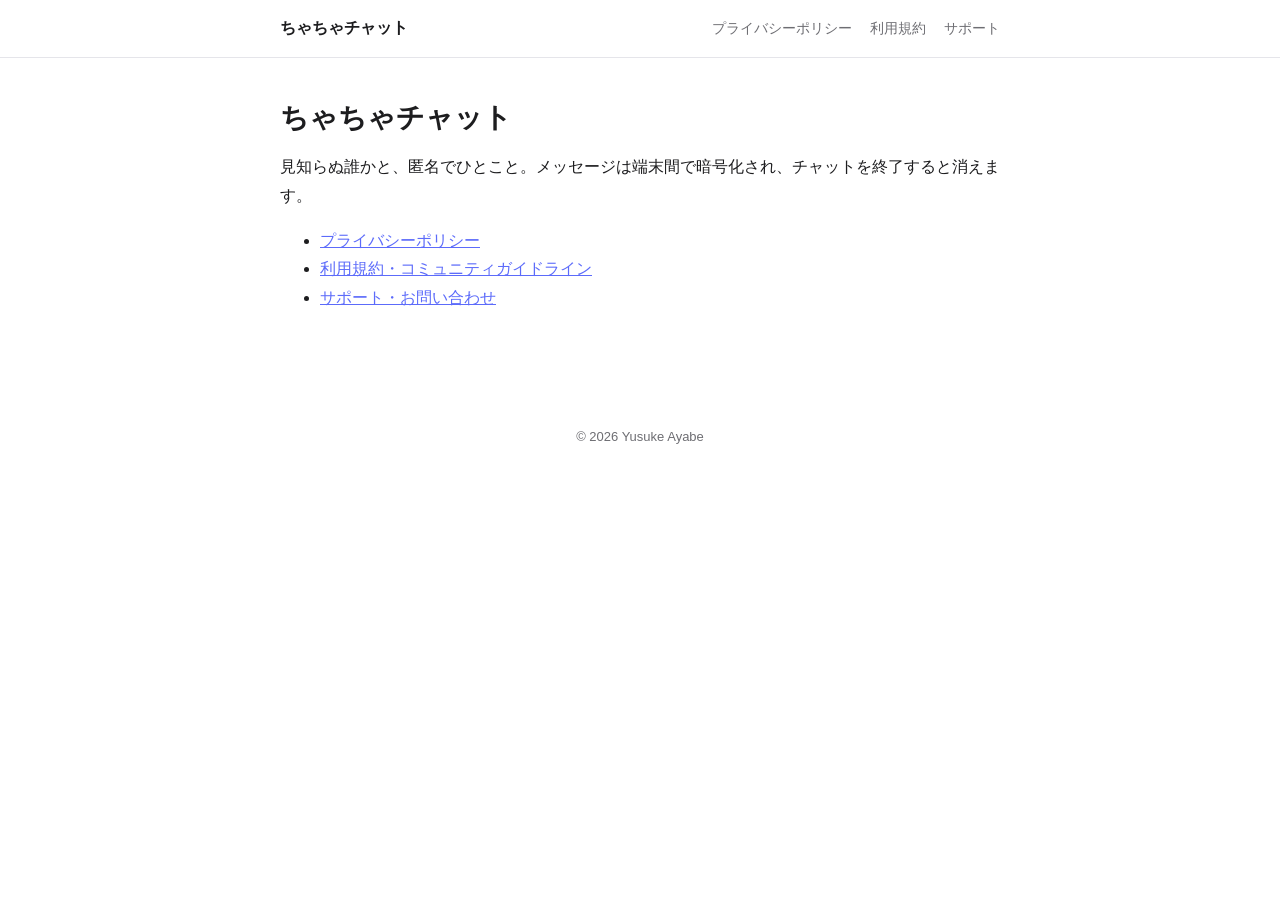
<file: index.html>
<!doctype html>
<html lang="ja">
<head>
<meta charset="utf-8">
<meta name="viewport" content="width=device-width, initial-scale=1">
<title>ちゃちゃチャット</title>
<link rel="stylesheet" href="style.css">
</head>
<body>
<header class="site"><div>
  <a class="brand" href="./">ちゃちゃチャット</a>
  <a class="nav" href="privacy.html">プライバシーポリシー</a>
  <a class="nav" href="terms.html">利用規約</a>
  <a class="nav" href="support.html">サポート</a>
</div></header>
<main>
<h1>ちゃちゃチャット</h1>
<p>見知らぬ誰かと、匿名でひとこと。メッセージは端末間で暗号化され、チャットを終了すると消えます。</p>
<ul>
<li><a href="privacy.html">プライバシーポリシー</a></li>
<li><a href="terms.html">利用規約・コミュニティガイドライン</a></li>
<li><a href="support.html">サポート・お問い合わせ</a></li>
</ul>
</main>
<footer>© 2026 Yusuke Ayabe</footer>
</body>
</html>
</file>
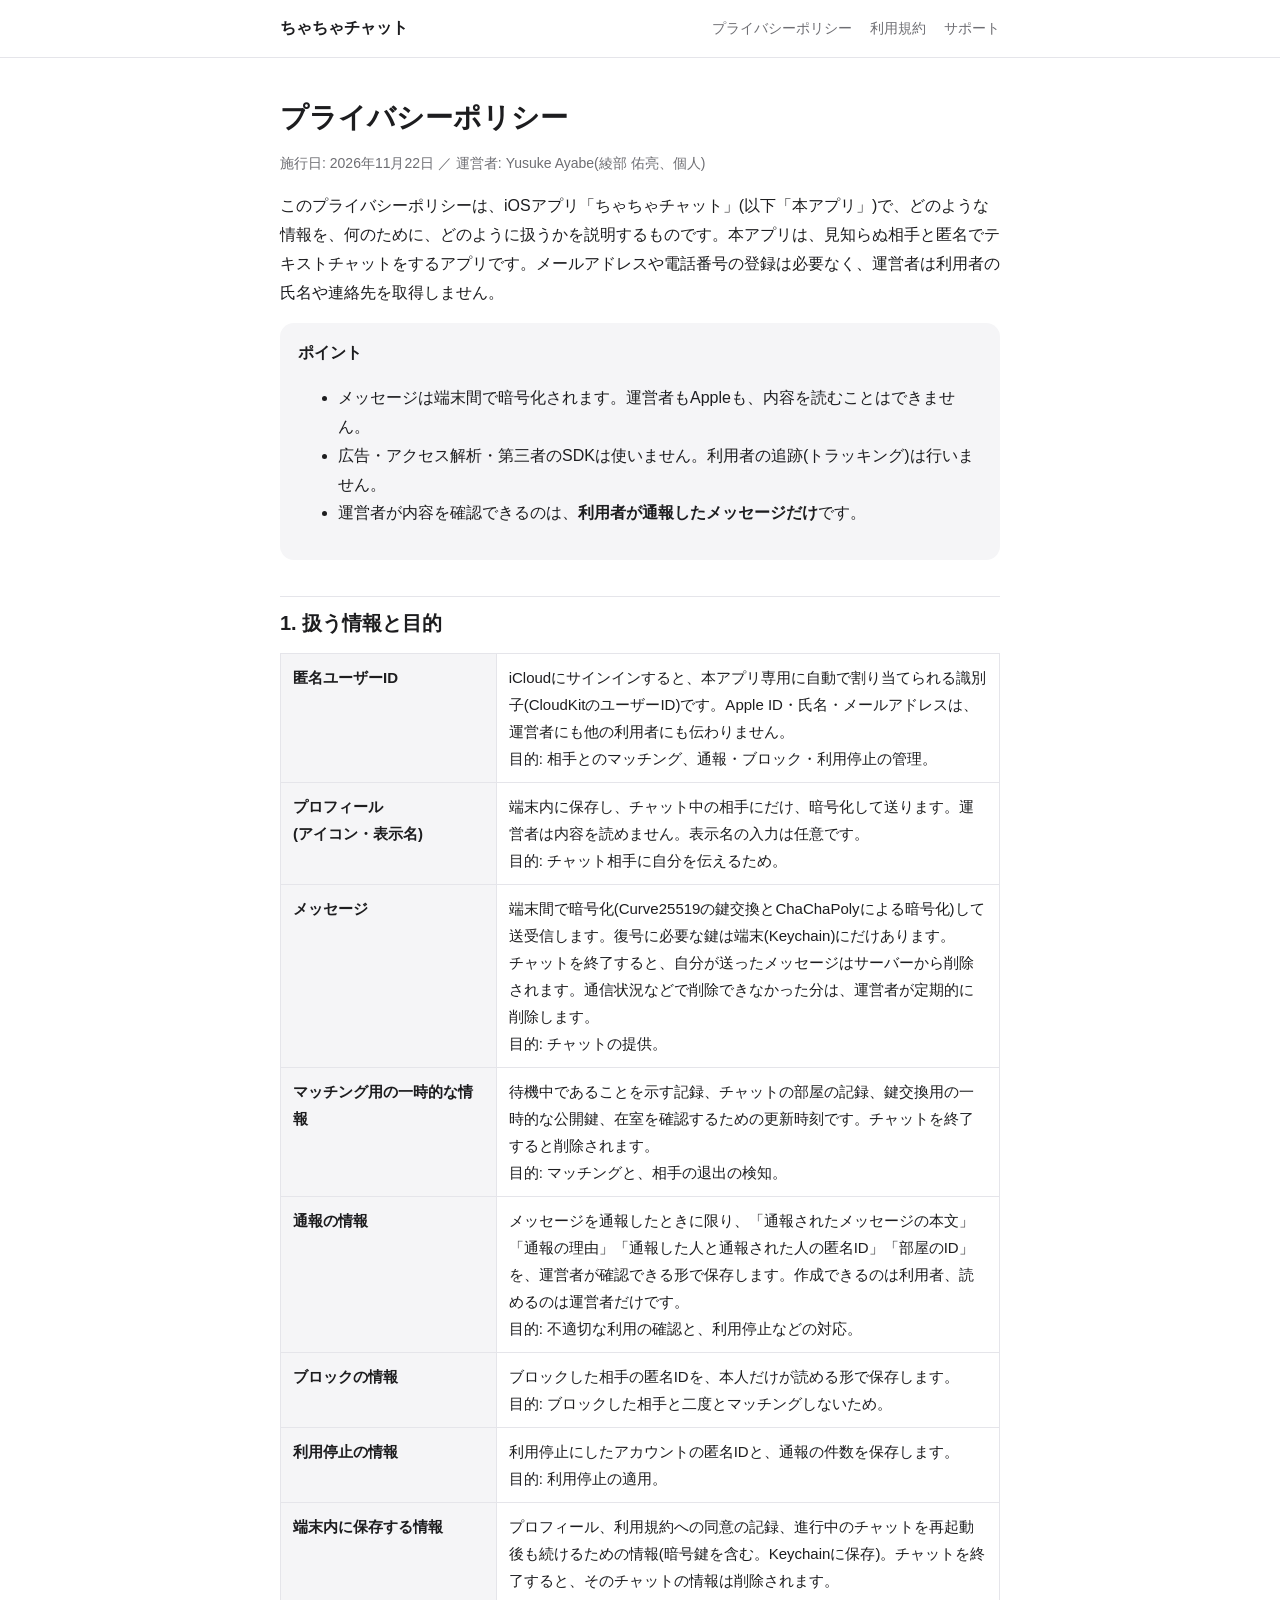
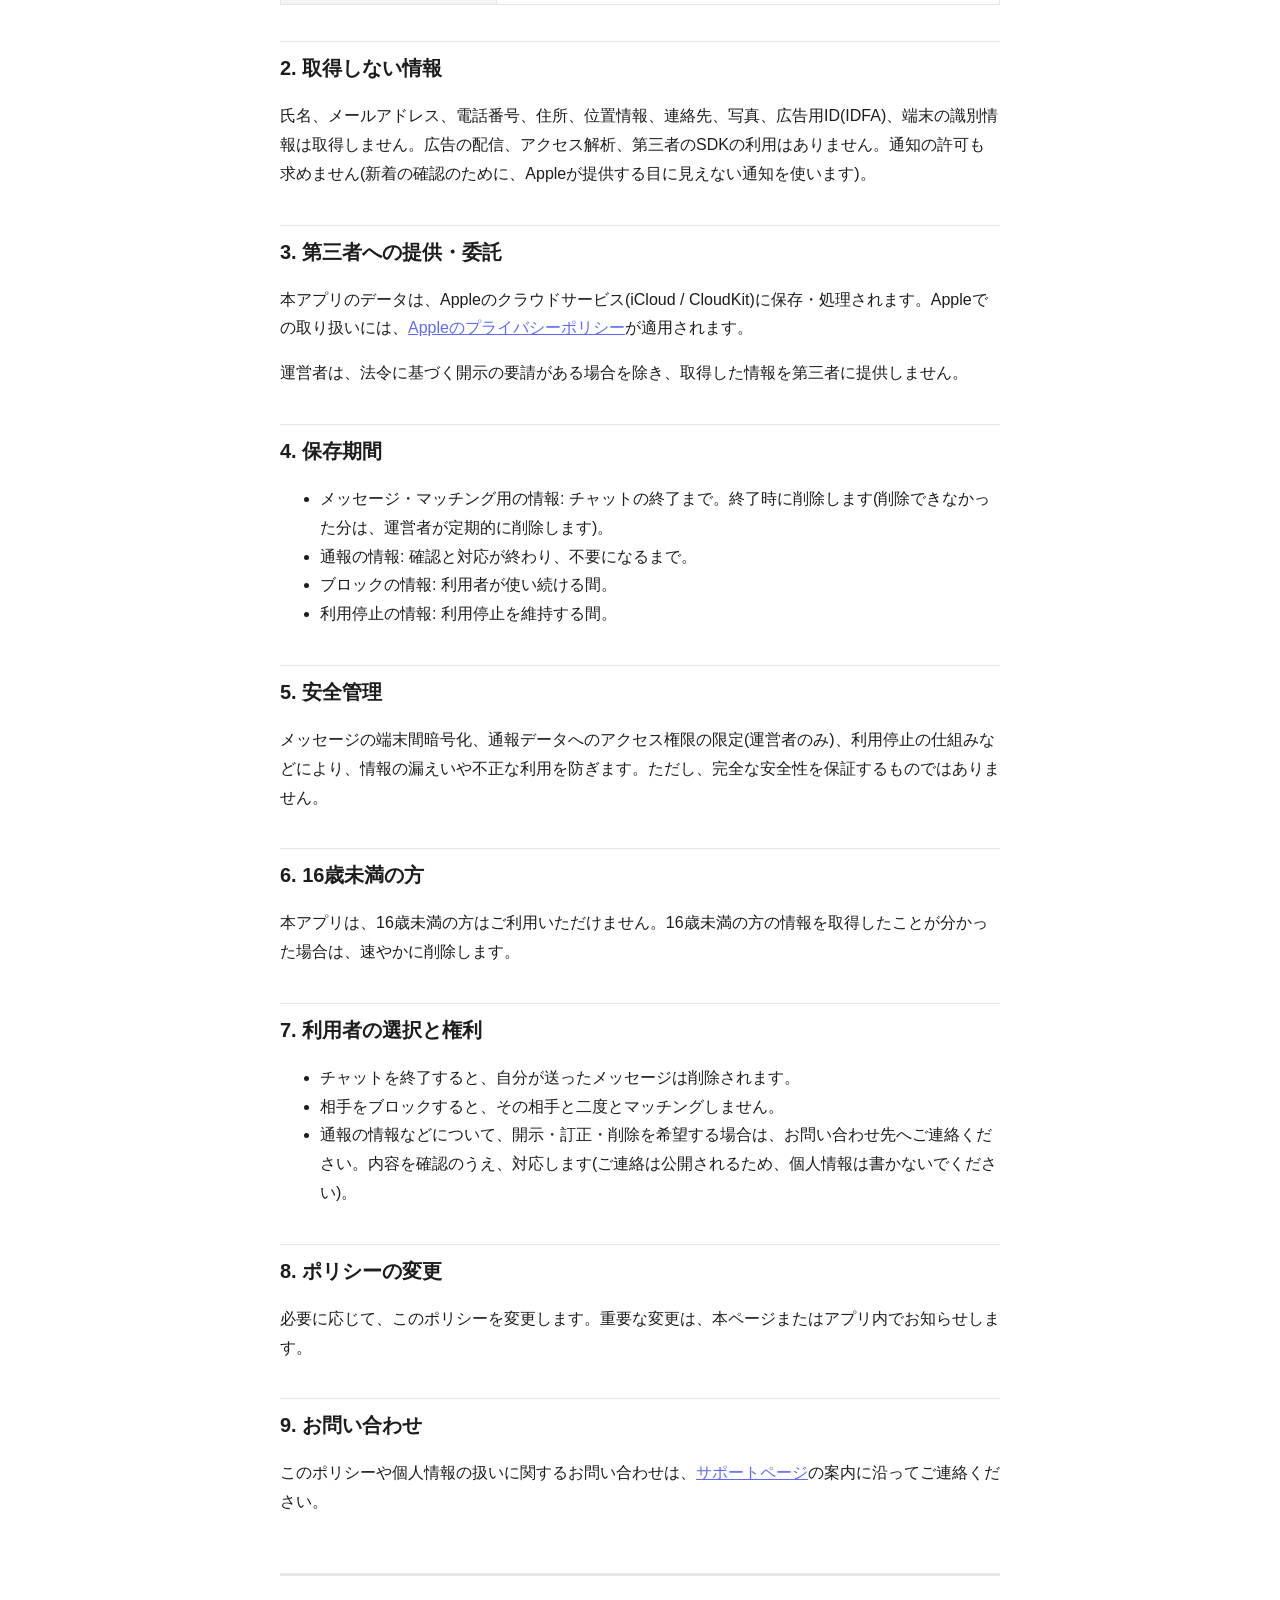
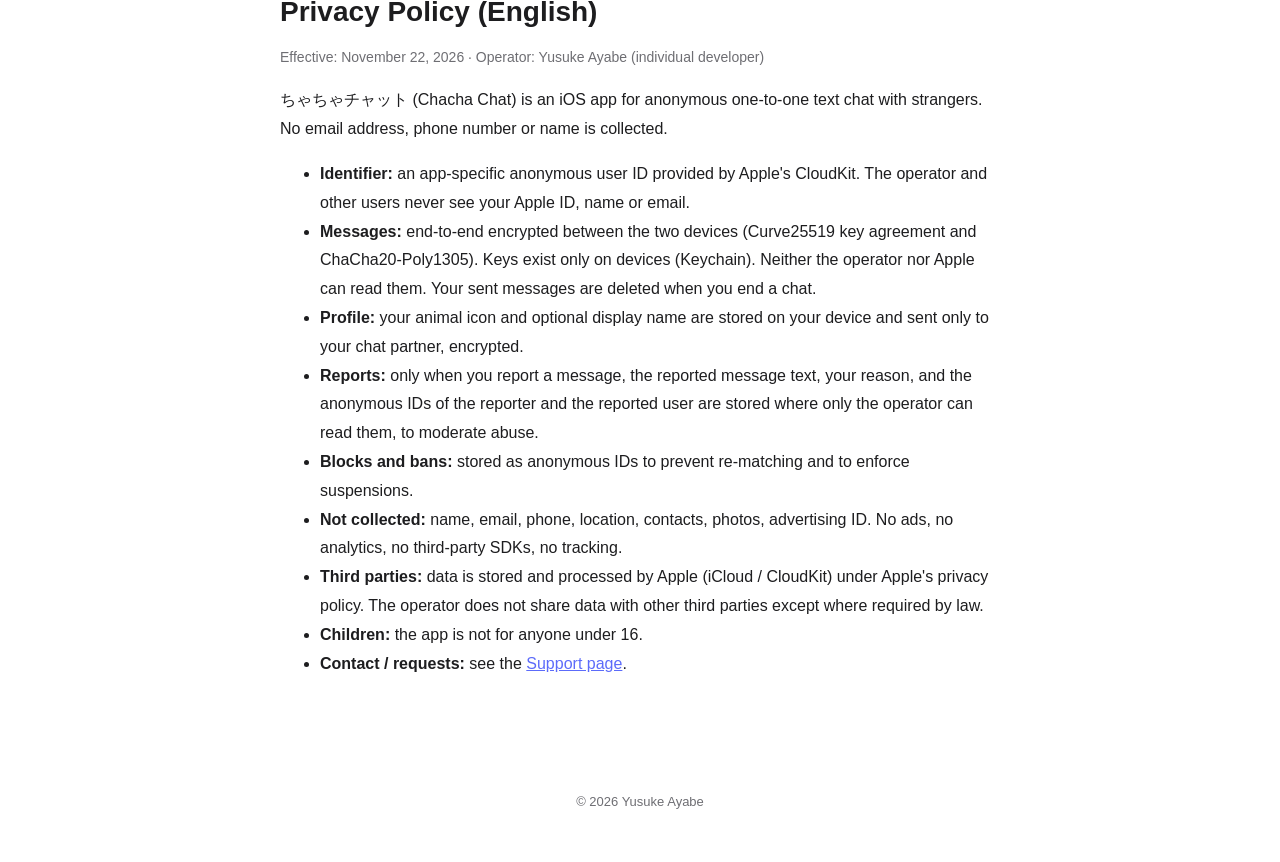
<file: privacy.html>
<!doctype html>
<html lang="ja">
<head>
<meta charset="utf-8">
<meta name="viewport" content="width=device-width, initial-scale=1">
<title>プライバシーポリシー | ちゃちゃチャット</title>
<link rel="stylesheet" href="style.css">
</head>
<body>
<header class="site"><div>
  <a class="brand" href="./">ちゃちゃチャット</a>
  <a class="nav" href="privacy.html">プライバシーポリシー</a>
  <a class="nav" href="terms.html">利用規約</a>
  <a class="nav" href="support.html">サポート</a>
</div></header>
<main>

<h1>プライバシーポリシー</h1>
<p class="meta">施行日: 2026年11月22日 ／ 運営者: Yusuke Ayabe(綾部 佑亮、個人)</p>

<p>このプライバシーポリシーは、iOSアプリ「ちゃちゃチャット」(以下「本アプリ」)で、どのような情報を、何のために、どのように扱うかを説明するものです。本アプリは、見知らぬ相手と匿名でテキストチャットをするアプリです。メールアドレスや電話番号の登録は必要なく、運営者は利用者の氏名や連絡先を取得しません。</p>

<div class="card">
<strong>ポイント</strong>
<ul>
<li>メッセージは端末間で暗号化されます。運営者もAppleも、内容を読むことはできません。</li>
<li>広告・アクセス解析・第三者のSDKは使いません。利用者の追跡(トラッキング)は行いません。</li>
<li>運営者が内容を確認できるのは、<strong>利用者が通報したメッセージだけ</strong>です。</li>
</ul>
</div>

<h2>1. 扱う情報と目的</h2>
<table>
<tr><th>匿名ユーザーID</th><td>iCloudにサインインすると、本アプリ専用に自動で割り当てられる識別子(CloudKitのユーザーID)です。Apple ID・氏名・メールアドレスは、運営者にも他の利用者にも伝わりません。<br>目的: 相手とのマッチング、通報・ブロック・利用停止の管理。</td></tr>
<tr><th>プロフィール<br>(アイコン・表示名)</th><td>端末内に保存し、チャット中の相手にだけ、暗号化して送ります。運営者は内容を読めません。表示名の入力は任意です。<br>目的: チャット相手に自分を伝えるため。</td></tr>
<tr><th>メッセージ</th><td>端末間で暗号化(Curve25519の鍵交換とChaChaPolyによる暗号化)して送受信します。復号に必要な鍵は端末(Keychain)にだけあります。<br>チャットを終了すると、自分が送ったメッセージはサーバーから削除されます。通信状況などで削除できなかった分は、運営者が定期的に削除します。<br>目的: チャットの提供。</td></tr>
<tr><th>マッチング用の一時的な情報</th><td>待機中であることを示す記録、チャットの部屋の記録、鍵交換用の一時的な公開鍵、在室を確認するための更新時刻です。チャットを終了すると削除されます。<br>目的: マッチングと、相手の退出の検知。</td></tr>
<tr><th>通報の情報</th><td>メッセージを通報したときに限り、「通報されたメッセージの本文」「通報の理由」「通報した人と通報された人の匿名ID」「部屋のID」を、運営者が確認できる形で保存します。作成できるのは利用者、読めるのは運営者だけです。<br>目的: 不適切な利用の確認と、利用停止などの対応。</td></tr>
<tr><th>ブロックの情報</th><td>ブロックした相手の匿名IDを、本人だけが読める形で保存します。<br>目的: ブロックした相手と二度とマッチングしないため。</td></tr>
<tr><th>利用停止の情報</th><td>利用停止にしたアカウントの匿名IDと、通報の件数を保存します。<br>目的: 利用停止の適用。</td></tr>
<tr><th>端末内に保存する情報</th><td>プロフィール、利用規約への同意の記録、進行中のチャットを再起動後も続けるための情報(暗号鍵を含む。Keychainに保存)。チャットを終了すると、そのチャットの情報は削除されます。</td></tr>
</table>

<h2>2. 取得しない情報</h2>
<p>氏名、メールアドレス、電話番号、住所、位置情報、連絡先、写真、広告用ID(IDFA)、端末の識別情報は取得しません。広告の配信、アクセス解析、第三者のSDKの利用はありません。通知の許可も求めません(新着の確認のために、Appleが提供する目に見えない通知を使います)。</p>

<h2>3. 第三者への提供・委託</h2>
<p>本アプリのデータは、Appleのクラウドサービス(iCloud / CloudKit)に保存・処理されます。Appleでの取り扱いには、<a href="https://www.apple.com/legal/privacy/jp/">Appleのプライバシーポリシー</a>が適用されます。</p>
<p>運営者は、法令に基づく開示の要請がある場合を除き、取得した情報を第三者に提供しません。</p>

<h2>4. 保存期間</h2>
<ul>
<li>メッセージ・マッチング用の情報: チャットの終了まで。終了時に削除します(削除できなかった分は、運営者が定期的に削除します)。</li>
<li>通報の情報: 確認と対応が終わり、不要になるまで。</li>
<li>ブロックの情報: 利用者が使い続ける間。</li>
<li>利用停止の情報: 利用停止を維持する間。</li>
</ul>

<h2>5. 安全管理</h2>
<p>メッセージの端末間暗号化、通報データへのアクセス権限の限定(運営者のみ)、利用停止の仕組みなどにより、情報の漏えいや不正な利用を防ぎます。ただし、完全な安全性を保証するものではありません。</p>

<h2>6. 16歳未満の方</h2>
<p>本アプリは、16歳未満の方はご利用いただけません。16歳未満の方の情報を取得したことが分かった場合は、速やかに削除します。</p>

<h2>7. 利用者の選択と権利</h2>
<ul>
<li>チャットを終了すると、自分が送ったメッセージは削除されます。</li>
<li>相手をブロックすると、その相手と二度とマッチングしません。</li>
<li>通報の情報などについて、開示・訂正・削除を希望する場合は、お問い合わせ先へご連絡ください。内容を確認のうえ、対応します(ご連絡は公開されるため、個人情報は書かないでください)。</li>
</ul>

<h2>8. ポリシーの変更</h2>
<p>必要に応じて、このポリシーを変更します。重要な変更は、本ページまたはアプリ内でお知らせします。</p>

<h2>9. お問い合わせ</h2>
<p>このポリシーや個人情報の扱いに関するお問い合わせは、<a href="support.html">サポートページ</a>の案内に沿ってご連絡ください。</p>

<section class="lang" lang="en">
<h1>Privacy Policy (English)</h1>
<p class="meta">Effective: November 22, 2026 · Operator: Yusuke Ayabe (individual developer)</p>
<p>ちゃちゃチャット (Chacha Chat) is an iOS app for anonymous one-to-one text chat with strangers. No email address, phone number or name is collected.</p>
<ul>
<li><strong>Identifier:</strong> an app-specific anonymous user ID provided by Apple's CloudKit. The operator and other users never see your Apple ID, name or email.</li>
<li><strong>Messages:</strong> end-to-end encrypted between the two devices (Curve25519 key agreement and ChaCha20-Poly1305). Keys exist only on devices (Keychain). Neither the operator nor Apple can read them. Your sent messages are deleted when you end a chat.</li>
<li><strong>Profile:</strong> your animal icon and optional display name are stored on your device and sent only to your chat partner, encrypted.</li>
<li><strong>Reports:</strong> only when you report a message, the reported message text, your reason, and the anonymous IDs of the reporter and the reported user are stored where only the operator can read them, to moderate abuse.</li>
<li><strong>Blocks and bans:</strong> stored as anonymous IDs to prevent re-matching and to enforce suspensions.</li>
<li><strong>Not collected:</strong> name, email, phone, location, contacts, photos, advertising ID. No ads, no analytics, no third-party SDKs, no tracking.</li>
<li><strong>Third parties:</strong> data is stored and processed by Apple (iCloud / CloudKit) under Apple's privacy policy. The operator does not share data with other third parties except where required by law.</li>
<li><strong>Children:</strong> the app is not for anyone under 16.</li>
<li><strong>Contact / requests:</strong> see the <a href="support.html">Support page</a>.</li>
</ul>
</section>

</main>
<footer>© 2026 Yusuke Ayabe</footer>
</body>
</html>
</file>
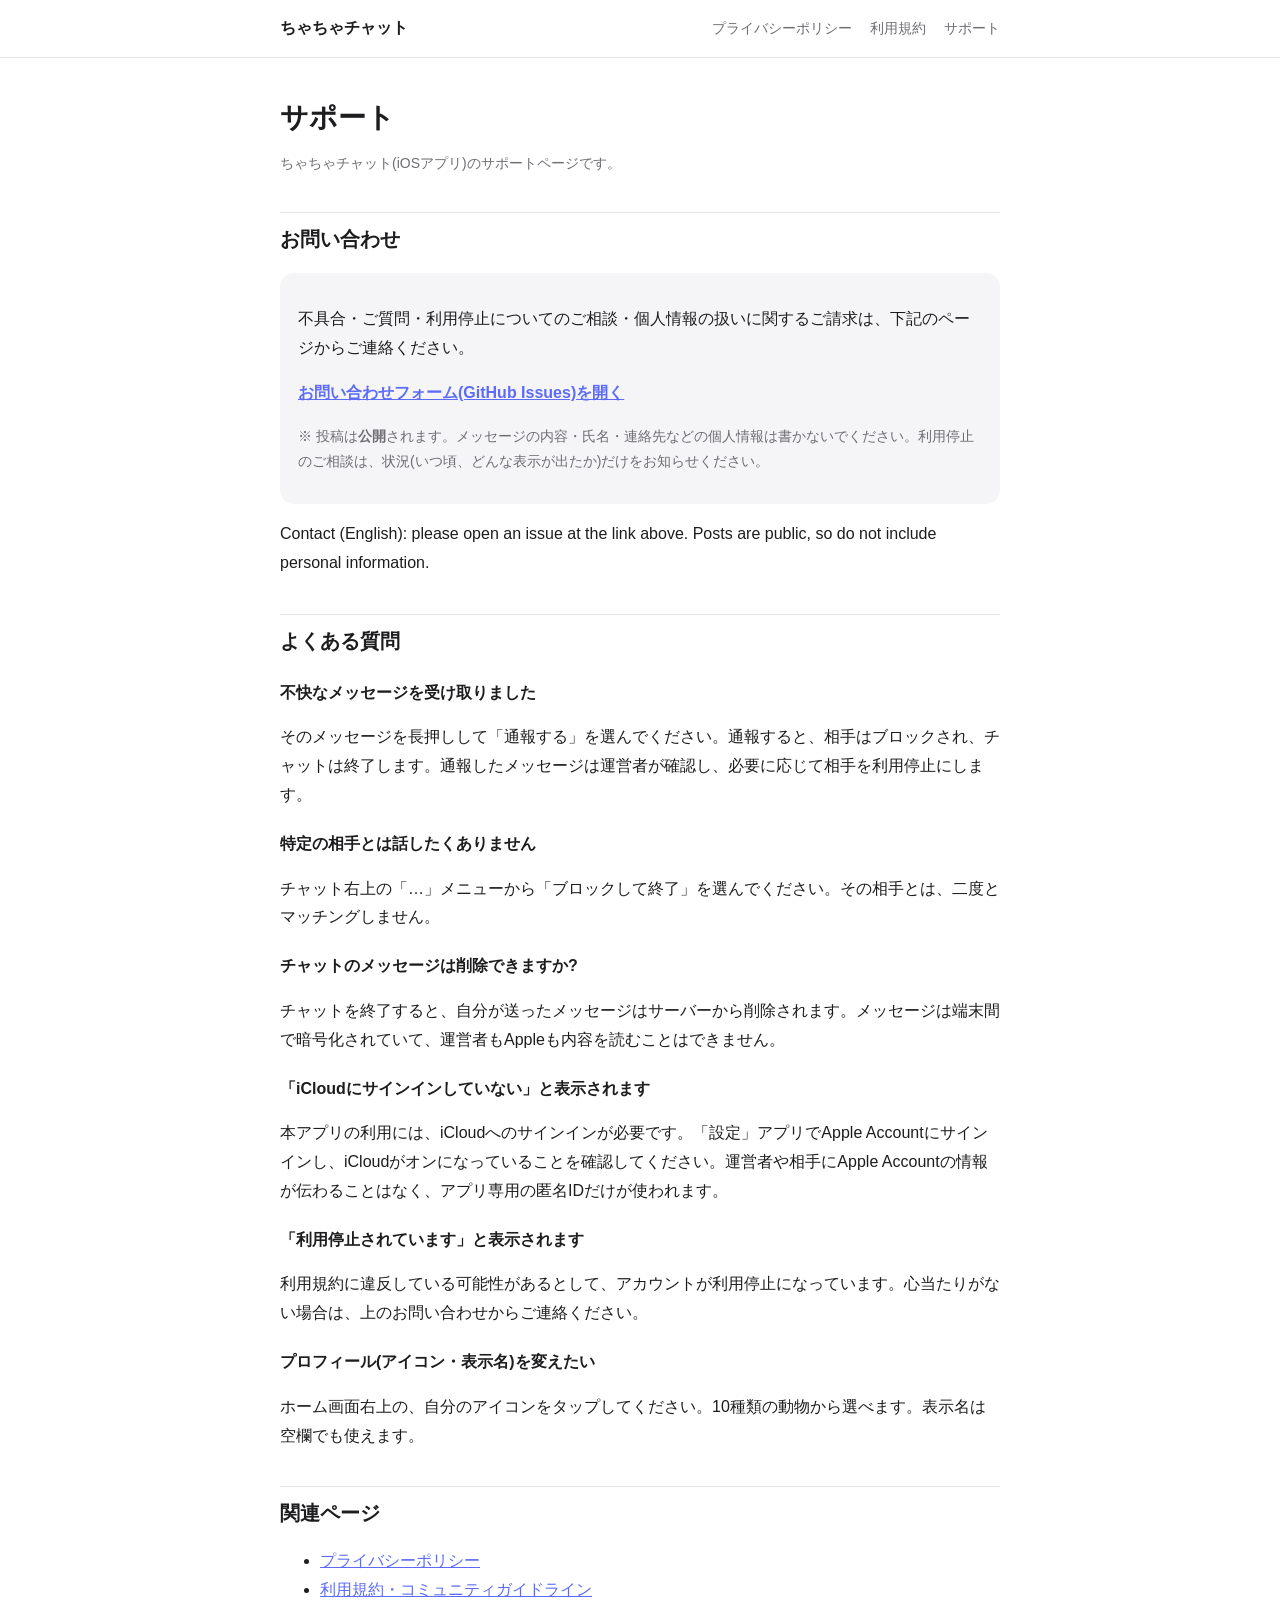
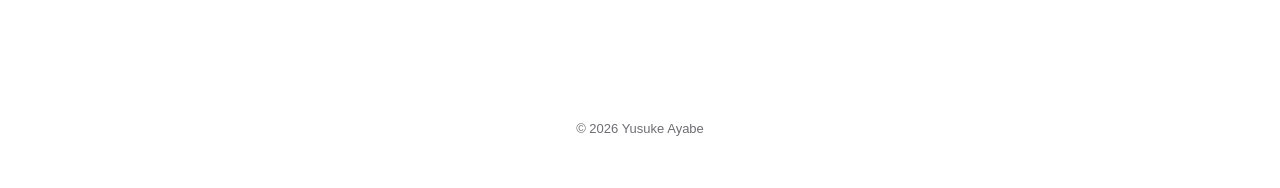
<file: support.html>
<!doctype html>
<html lang="ja">
<head>
<meta charset="utf-8">
<meta name="viewport" content="width=device-width, initial-scale=1">
<title>サポート | ちゃちゃチャット</title>
<link rel="stylesheet" href="style.css">
</head>
<body>
<header class="site"><div>
  <a class="brand" href="./">ちゃちゃチャット</a>
  <a class="nav" href="privacy.html">プライバシーポリシー</a>
  <a class="nav" href="terms.html">利用規約</a>
  <a class="nav" href="support.html">サポート</a>
</div></header>
<main>

<h1>サポート</h1>
<p class="meta">ちゃちゃチャット(iOSアプリ)のサポートページです。</p>

<h2>お問い合わせ</h2>
<div class="card">
<p>不具合・ご質問・利用停止についてのご相談・個人情報の扱いに関するご請求は、下記のページからご連絡ください。</p>
<p><a href="https://github.com/bebebe113/randomchat-site/issues/new"><strong>お問い合わせフォーム(GitHub Issues)を開く</strong></a></p>
<p class="meta">※ 投稿は<strong>公開</strong>されます。メッセージの内容・氏名・連絡先などの個人情報は書かないでください。利用停止のご相談は、状況(いつ頃、どんな表示が出たか)だけをお知らせください。</p>
</div>
<p>Contact (English): please open an issue at the link above. Posts are public, so do not include personal information.</p>

<h2>よくある質問</h2>

<h3>不快なメッセージを受け取りました</h3>
<p>そのメッセージを長押しして「通報する」を選んでください。通報すると、相手はブロックされ、チャットは終了します。通報したメッセージは運営者が確認し、必要に応じて相手を利用停止にします。</p>

<h3>特定の相手とは話したくありません</h3>
<p>チャット右上の「…」メニューから「ブロックして終了」を選んでください。その相手とは、二度とマッチングしません。</p>

<h3>チャットのメッセージは削除できますか?</h3>
<p>チャットを終了すると、自分が送ったメッセージはサーバーから削除されます。メッセージは端末間で暗号化されていて、運営者もAppleも内容を読むことはできません。</p>

<h3>「iCloudにサインインしていない」と表示されます</h3>
<p>本アプリの利用には、iCloudへのサインインが必要です。「設定」アプリでApple Accountにサインインし、iCloudがオンになっていることを確認してください。運営者や相手にApple Accountの情報が伝わることはなく、アプリ専用の匿名IDだけが使われます。</p>

<h3>「利用停止されています」と表示されます</h3>
<p>利用規約に違反している可能性があるとして、アカウントが利用停止になっています。心当たりがない場合は、上のお問い合わせからご連絡ください。</p>

<h3>プロフィール(アイコン・表示名)を変えたい</h3>
<p>ホーム画面右上の、自分のアイコンをタップしてください。10種類の動物から選べます。表示名は空欄でも使えます。</p>

<h2>関連ページ</h2>
<ul>
<li><a href="privacy.html">プライバシーポリシー</a></li>
<li><a href="terms.html">利用規約・コミュニティガイドライン</a></li>
</ul>

</main>
<footer>© 2026 Yusuke Ayabe</footer>
</body>
</html>
</file>
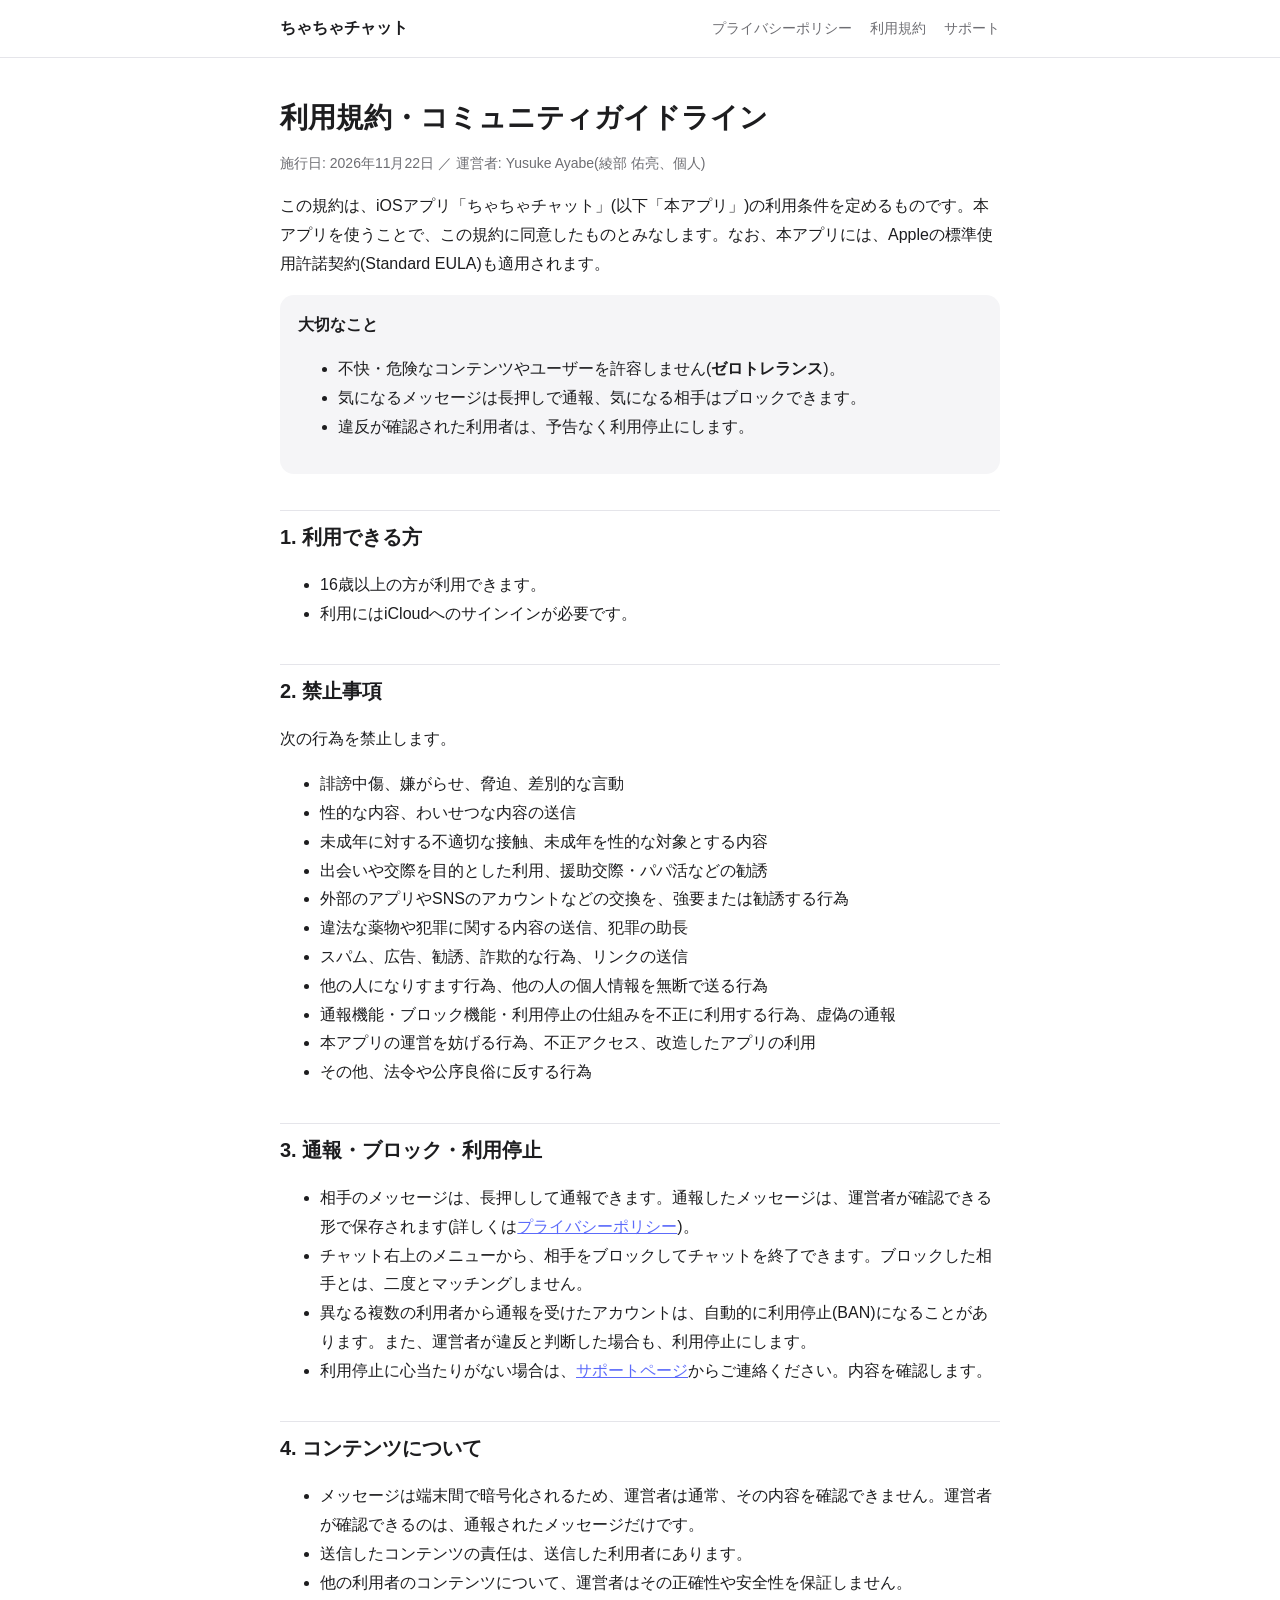
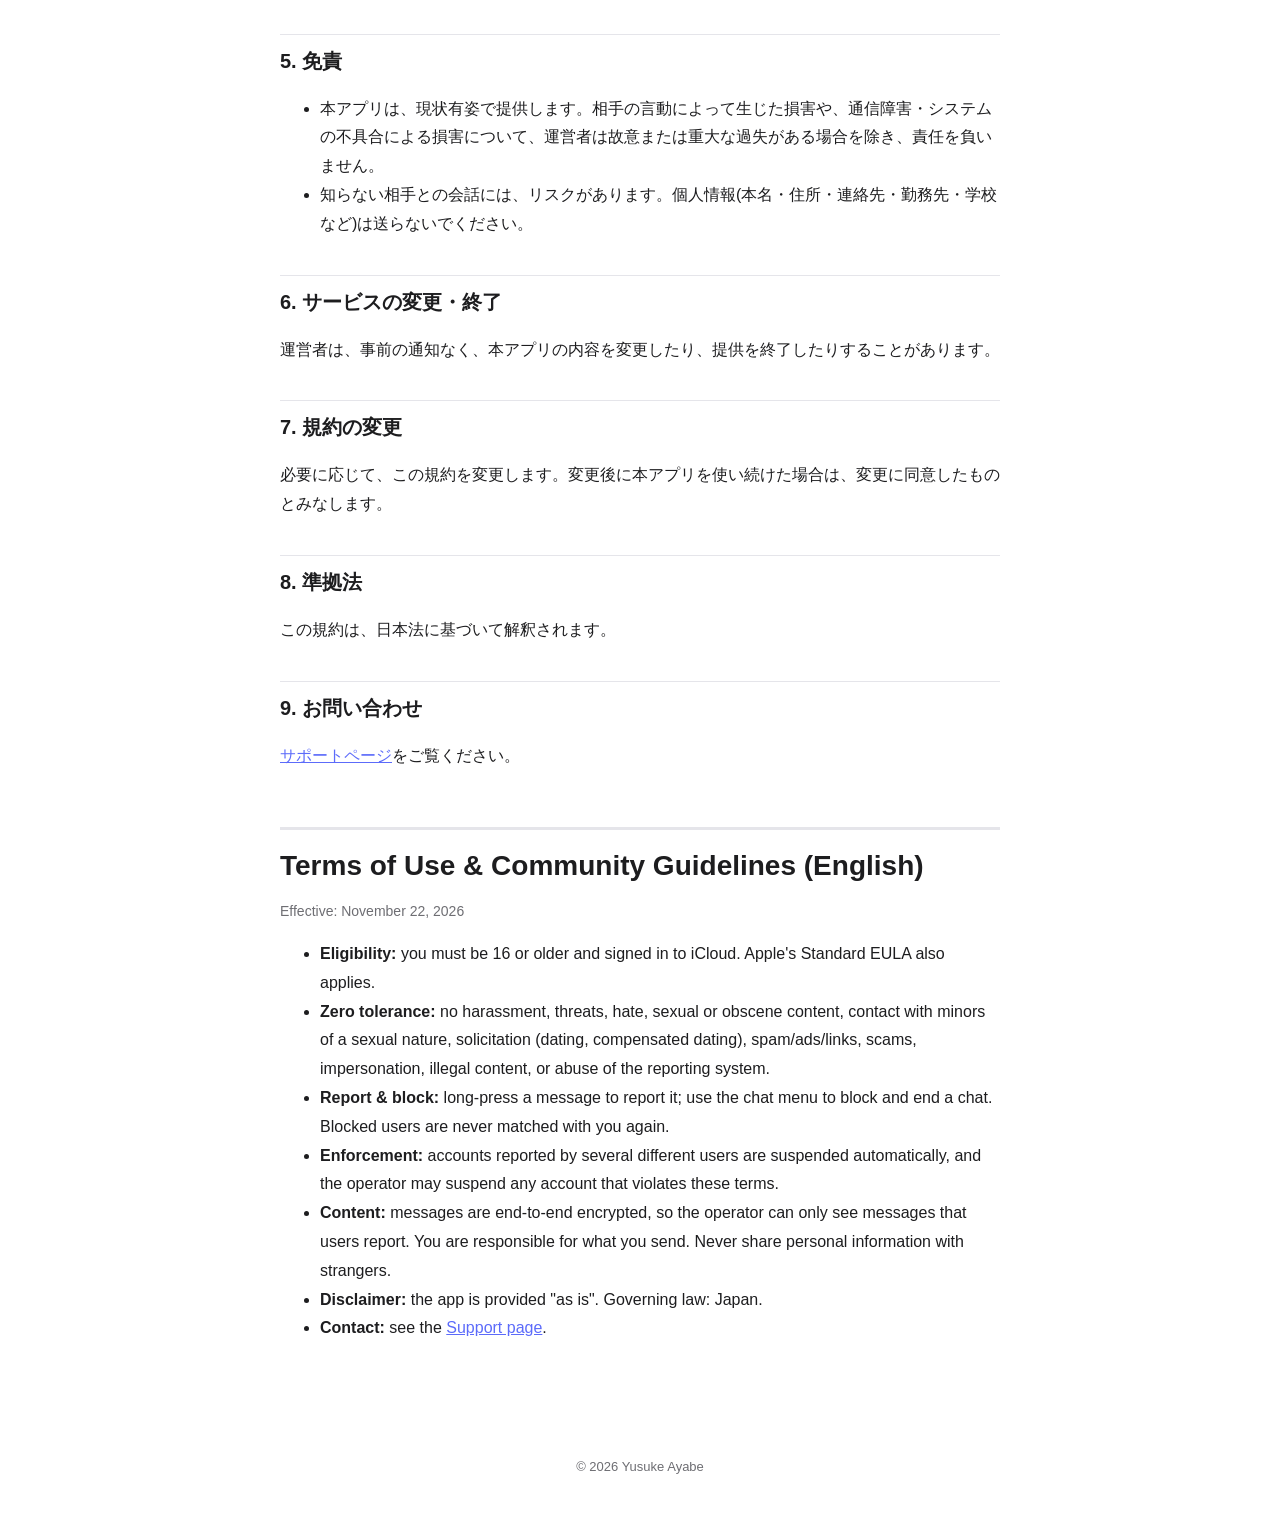
<file: terms.html>
<!doctype html>
<html lang="ja">
<head>
<meta charset="utf-8">
<meta name="viewport" content="width=device-width, initial-scale=1">
<title>利用規約・コミュニティガイドライン | ちゃちゃチャット</title>
<link rel="stylesheet" href="style.css">
</head>
<body>
<header class="site"><div>
  <a class="brand" href="./">ちゃちゃチャット</a>
  <a class="nav" href="privacy.html">プライバシーポリシー</a>
  <a class="nav" href="terms.html">利用規約</a>
  <a class="nav" href="support.html">サポート</a>
</div></header>
<main>

<h1>利用規約・コミュニティガイドライン</h1>
<p class="meta">施行日: 2026年11月22日 ／ 運営者: Yusuke Ayabe(綾部 佑亮、個人)</p>

<p>この規約は、iOSアプリ「ちゃちゃチャット」(以下「本アプリ」)の利用条件を定めるものです。本アプリを使うことで、この規約に同意したものとみなします。なお、本アプリには、Appleの標準使用許諾契約(Standard EULA)も適用されます。</p>

<div class="card">
<strong>大切なこと</strong>
<ul>
<li>不快・危険なコンテンツやユーザーを許容しません(<strong>ゼロトレランス</strong>)。</li>
<li>気になるメッセージは長押しで通報、気になる相手はブロックできます。</li>
<li>違反が確認された利用者は、予告なく利用停止にします。</li>
</ul>
</div>

<h2>1. 利用できる方</h2>
<ul>
<li>16歳以上の方が利用できます。</li>
<li>利用にはiCloudへのサインインが必要です。</li>
</ul>

<h2>2. 禁止事項</h2>
<p>次の行為を禁止します。</p>
<ul>
<li>誹謗中傷、嫌がらせ、脅迫、差別的な言動</li>
<li>性的な内容、わいせつな内容の送信</li>
<li>未成年に対する不適切な接触、未成年を性的な対象とする内容</li>
<li>出会いや交際を目的とした利用、援助交際・パパ活などの勧誘</li>
<li>外部のアプリやSNSのアカウントなどの交換を、強要または勧誘する行為</li>
<li>違法な薬物や犯罪に関する内容の送信、犯罪の助長</li>
<li>スパム、広告、勧誘、詐欺的な行為、リンクの送信</li>
<li>他の人になりすます行為、他の人の個人情報を無断で送る行為</li>
<li>通報機能・ブロック機能・利用停止の仕組みを不正に利用する行為、虚偽の通報</li>
<li>本アプリの運営を妨げる行為、不正アクセス、改造したアプリの利用</li>
<li>その他、法令や公序良俗に反する行為</li>
</ul>

<h2>3. 通報・ブロック・利用停止</h2>
<ul>
<li>相手のメッセージは、長押しして通報できます。通報したメッセージは、運営者が確認できる形で保存されます(詳しくは<a href="privacy.html">プライバシーポリシー</a>)。</li>
<li>チャット右上のメニューから、相手をブロックしてチャットを終了できます。ブロックした相手とは、二度とマッチングしません。</li>
<li>異なる複数の利用者から通報を受けたアカウントは、自動的に利用停止(BAN)になることがあります。また、運営者が違反と判断した場合も、利用停止にします。</li>
<li>利用停止に心当たりがない場合は、<a href="support.html">サポートページ</a>からご連絡ください。内容を確認します。</li>
</ul>

<h2>4. コンテンツについて</h2>
<ul>
<li>メッセージは端末間で暗号化されるため、運営者は通常、その内容を確認できません。運営者が確認できるのは、通報されたメッセージだけです。</li>
<li>送信したコンテンツの責任は、送信した利用者にあります。</li>
<li>他の利用者のコンテンツについて、運営者はその正確性や安全性を保証しません。</li>
</ul>

<h2>5. 免責</h2>
<ul>
<li>本アプリは、現状有姿で提供します。相手の言動によって生じた損害や、通信障害・システムの不具合による損害について、運営者は故意または重大な過失がある場合を除き、責任を負いません。</li>
<li>知らない相手との会話には、リスクがあります。個人情報(本名・住所・連絡先・勤務先・学校など)は送らないでください。</li>
</ul>

<h2>6. サービスの変更・終了</h2>
<p>運営者は、事前の通知なく、本アプリの内容を変更したり、提供を終了したりすることがあります。</p>

<h2>7. 規約の変更</h2>
<p>必要に応じて、この規約を変更します。変更後に本アプリを使い続けた場合は、変更に同意したものとみなします。</p>

<h2>8. 準拠法</h2>
<p>この規約は、日本法に基づいて解釈されます。</p>

<h2>9. お問い合わせ</h2>
<p><a href="support.html">サポートページ</a>をご覧ください。</p>

<section class="lang" lang="en">
<h1>Terms of Use &amp; Community Guidelines (English)</h1>
<p class="meta">Effective: November 22, 2026</p>
<ul>
<li><strong>Eligibility:</strong> you must be 16 or older and signed in to iCloud. Apple's Standard EULA also applies.</li>
<li><strong>Zero tolerance:</strong> no harassment, threats, hate, sexual or obscene content, contact with minors of a sexual nature, solicitation (dating, compensated dating), spam/ads/links, scams, impersonation, illegal content, or abuse of the reporting system.</li>
<li><strong>Report &amp; block:</strong> long-press a message to report it; use the chat menu to block and end a chat. Blocked users are never matched with you again.</li>
<li><strong>Enforcement:</strong> accounts reported by several different users are suspended automatically, and the operator may suspend any account that violates these terms.</li>
<li><strong>Content:</strong> messages are end-to-end encrypted, so the operator can only see messages that users report. You are responsible for what you send. Never share personal information with strangers.</li>
<li><strong>Disclaimer:</strong> the app is provided "as is". Governing law: Japan.</li>
<li><strong>Contact:</strong> see the <a href="support.html">Support page</a>.</li>
</ul>
</section>

</main>
<footer>© 2026 Yusuke Ayabe</footer>
</body>
</html>
</file>
<file: style.css>
:root {
  --bg: #ffffff; --fg: #1d1d1f; --muted: #6e6e73; --line: #e5e5ea; --card: #f5f5f7;
  --accent: #5c6bfa;
}
@media (prefers-color-scheme: dark) {
  :root { --bg: #0e0e12; --fg: #f2f2f7; --muted: #9a9aa3; --line: #2a2a33; --card: #17171d; --accent: #8c96ff; }
}
* { box-sizing: border-box; }
body {
  margin: 0; background: var(--bg); color: var(--fg); line-height: 1.8;
  font: 16px/1.8 -apple-system, BlinkMacSystemFont, "Hiragino Sans", "Hiragino Kaku Gothic ProN", "Noto Sans JP", sans-serif;
}
main { max-width: 760px; margin: 0 auto; padding: 32px 20px 72px; }
header.site { border-bottom: 1px solid var(--line); }
header.site div { max-width: 760px; margin: 0 auto; padding: 14px 20px; display: flex; gap: 18px; align-items: center; flex-wrap: wrap; }
header.site a { color: var(--fg); text-decoration: none; font-weight: 600; }
header.site a.brand { margin-right: auto; }
header.site a.nav { font-weight: 400; color: var(--muted); font-size: 14px; }
h1 { font-size: 28px; line-height: 1.4; margin: 8px 0 4px; }
h2 { font-size: 20px; margin: 36px 0 8px; padding-top: 8px; border-top: 1px solid var(--line); }
h3 { font-size: 16px; margin: 20px 0 4px; }
p, li { color: var(--fg); }
.meta { color: var(--muted); font-size: 14px; }
a { color: var(--accent); }
table { width: 100%; border-collapse: collapse; margin: 12px 0; font-size: 15px; }
th, td { text-align: left; vertical-align: top; padding: 10px 12px; border: 1px solid var(--line); }
th { background: var(--card); width: 30%; }
.card { background: var(--card); border-radius: 14px; padding: 16px 18px; margin: 16px 0; }
.lang { margin-top: 56px; padding-top: 8px; border-top: 3px solid var(--line); }
footer { color: var(--muted); font-size: 13px; text-align: center; padding: 24px 20px 48px; }
</file>
